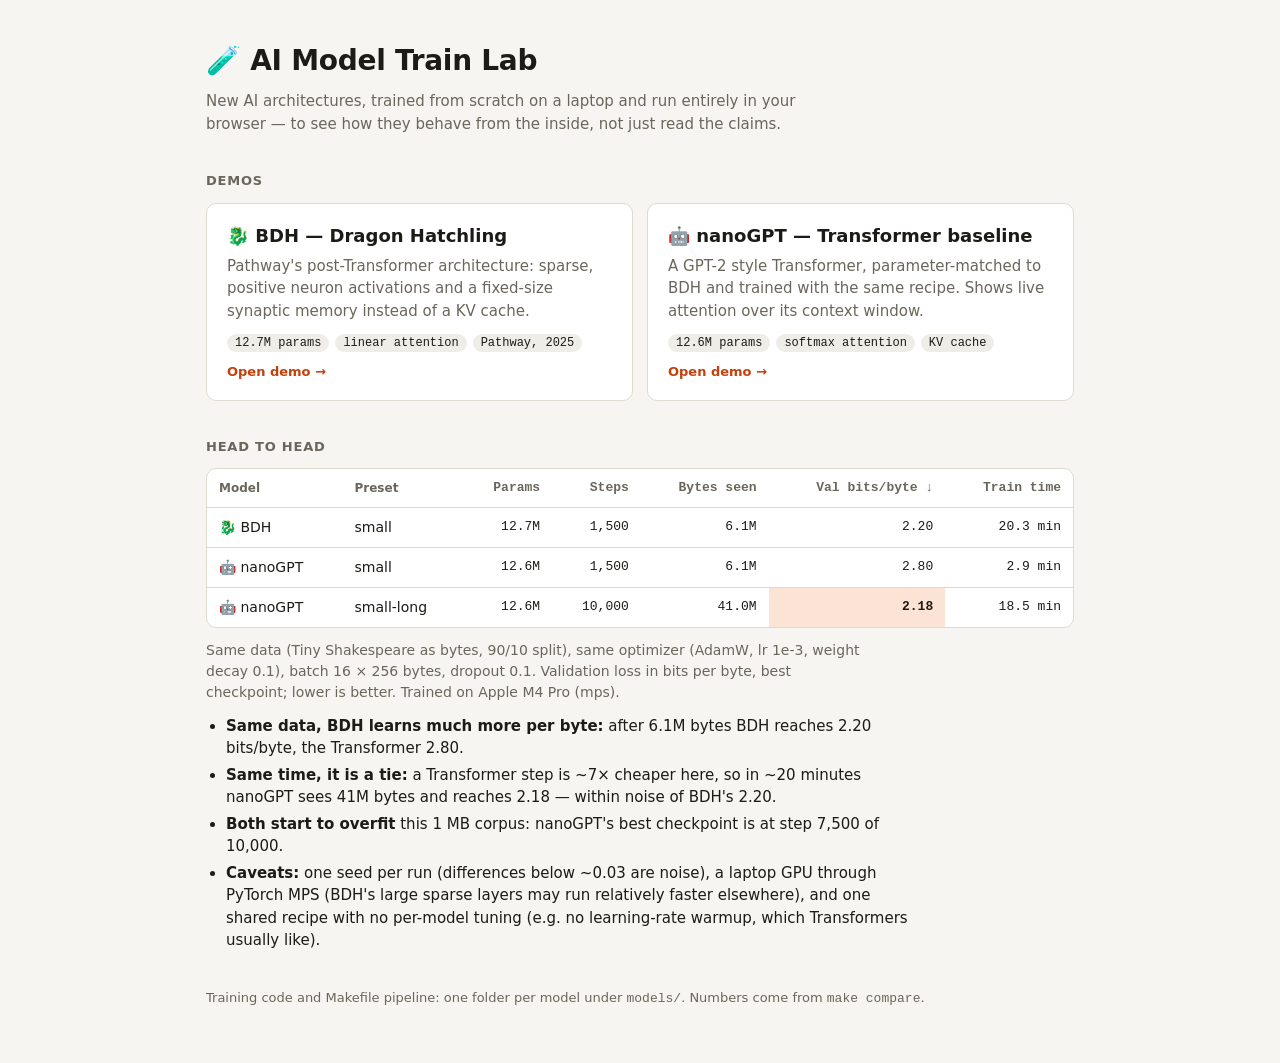
<file: web/index.html>
<!doctype html>
<html lang="en">
<head>
  <meta charset="utf-8" />
  <meta name="viewport" content="width=device-width, initial-scale=1" />
  <title>AI Model Train Lab</title>
  <meta name="description" content="Small AI models trained from scratch on a laptop and run in the browser." />
  <link rel="icon" href="data:image/svg+xml,<svg xmlns='http://www.w3.org/2000/svg' viewBox='0 0 100 100'><text y='.9em' font-size='90'>🧪</text></svg>" />
  <style>
    :root {
      --bg: #f6f5f1; --surface: #ffffff; --text: #1d1b16; --muted: #6b665b; --border: #dedad0;
      --accent: #c2410c; --tag: #efede7; --best: #fbe3d6; --radius: 10px;
      --mono: ui-monospace, "SF Mono", Menlo, Consolas, monospace;
    }
    @media (prefers-color-scheme: dark) {
      :root { --bg: #14130f; --surface: #1d1c17; --text: #ece8dd; --muted: #a29c8d; --border: #34322a; --accent: #f97316; --tag: #26241e; --best: #3a2214; }
    }
    * { box-sizing: border-box; }
    body { margin: 0; background: var(--bg); color: var(--text); font: 15px/1.5 system-ui, -apple-system, "Segoe UI", sans-serif; }
    main { max-width: 900px; margin: 0 auto; padding: 40px 16px 56px; }
    h1 { margin: 0; font-size: 28px; letter-spacing: -0.01em; }
    h2 { font-size: 13px; text-transform: uppercase; letter-spacing: 0.06em; color: var(--muted); margin: 36px 0 12px; }
    header p { margin: 8px 0 0; color: var(--muted); max-width: 64ch; }
    a { color: var(--accent); }
    .models { list-style: none; padding: 0; margin: 0; display: grid; gap: 14px; grid-template-columns: repeat(2, minmax(0, 1fr)); }
    @media (max-width: 720px) { .models { grid-template-columns: minmax(0, 1fr); } }
    .model a { display: flex; flex-direction: column; height: 100%; text-decoration: none; color: inherit; background: var(--surface); border: 1px solid var(--border); border-radius: var(--radius); padding: 18px 20px; }
    .model a:hover, .model a:focus-visible { border-color: var(--accent); outline: none; }
    .model h3 { margin: 0; font-size: 18px; }
    .model p { margin: 6px 0 12px; color: var(--muted); flex: 1; }
    .model .open { font-size: 13px; font-weight: 600; color: var(--accent); margin-top: 10px; }
    .tags { display: flex; flex-wrap: wrap; gap: 6px; padding: 0; margin: 0; }
    .tags li { list-style: none; font: 12px var(--mono); background: var(--tag); padding: 2px 8px; border-radius: 999px; }

    .table-wrap { overflow-x: auto; background: var(--surface); border: 1px solid var(--border); border-radius: var(--radius); }
    table { border-collapse: collapse; width: 100%; font-size: 14px; }
    th, td { padding: 9px 12px; text-align: left; border-bottom: 1px solid var(--border); white-space: nowrap; }
    th { font-size: 12px; color: var(--muted); font-weight: 600; }
    td.num, th.num { text-align: right; font-variant-numeric: tabular-nums; font-family: var(--mono); font-size: 13px; }
    tr:last-child td { border-bottom: none; }
    td.best { background: var(--best); font-weight: 700; }
    .note { color: var(--muted); font-size: 14px; margin: 12px 0 0; max-width: 75ch; }
    .findings { margin: 12px 0 0; padding-left: 20px; max-width: 75ch; }
    .findings li { margin: 4px 0; }
    footer { margin-top: 36px; font-size: 13px; color: var(--muted); }
  </style>
</head>
<body>
  <main>
    <header>
      <h1>🧪 AI Model Train Lab</h1>
      <p>New AI architectures, trained from scratch on a laptop and run entirely in your browser — to see how they
        behave from the inside, not just read the claims.</p>
    </header>

    <h2>Demos</h2>
    <ul class="models">
      <li class="model">
        <a href="bdh/">
          <h3>🐉 BDH — Dragon Hatchling</h3>
          <p>Pathway's post-Transformer architecture: sparse, positive neuron activations and a fixed-size synaptic
            memory instead of a KV cache.</p>
          <ul class="tags"><li>12.7M params</li><li>linear attention</li><li>Pathway, 2025</li></ul>
          <span class="open">Open demo →</span>
        </a>
      </li>
      <li class="model">
        <a href="nanogpt/">
          <h3>🤖 nanoGPT — Transformer baseline</h3>
          <p>A GPT-2 style Transformer, parameter-matched to BDH and trained with the same recipe. Shows live attention
            over its context window.</p>
          <ul class="tags"><li>12.6M params</li><li>softmax attention</li><li>KV cache</li></ul>
          <span class="open">Open demo →</span>
        </a>
      </li>
    </ul>

    <h2>Head to head</h2>
    <div class="table-wrap">
      <table aria-describedby="compare-note">
        <thead>
          <tr>
            <th>Model</th><th>Preset</th><th class="num">Params</th><th class="num">Steps</th>
            <th class="num">Bytes seen</th><th class="num">Val bits/byte ↓</th><th class="num">Train time</th>
          </tr>
        </thead>
        <tbody id="results"><tr><td colspan="7">Loading…</td></tr></tbody>
      </table>
    </div>
    <p class="note" id="compare-note">Same data (Tiny Shakespeare as bytes, 90/10 split), same optimizer (AdamW, lr 1e-3,
      weight decay 0.1), batch 16 × 256 bytes, dropout 0.1. Validation loss in bits per byte, best checkpoint; lower is
      better. Trained on <span id="hardware">a laptop</span>.</p>
    <ul class="findings">
      <li><strong>Same data, BDH learns much more per byte:</strong> after 6.1M bytes BDH reaches 2.20 bits/byte, the
        Transformer 2.80.</li>
      <li><strong>Same time, it is a tie:</strong> a Transformer step is ~7× cheaper here, so in ~20 minutes nanoGPT sees
        41M bytes and reaches 2.18 — within noise of BDH's 2.20.</li>
      <li><strong>Both start to overfit</strong> this 1 MB corpus: nanoGPT's best checkpoint is at step 7,500 of 10,000.</li>
      <li><strong>Caveats:</strong> one seed per run (differences below ~0.03 are noise), a laptop GPU through PyTorch MPS
        (BDH's large sparse layers may run relatively faster elsewhere), and one shared recipe with no per-model tuning
        (e.g. no learning-rate warmup, which Transformers usually like).</li>
    </ul>

    <footer>Training code and Makefile pipeline: one folder per model under <code>models/</code>. Numbers come from
      <code>make compare</code>.</footer>
  </main>
  <script>
    const NAMES = { bdh: "🐉 BDH", nanogpt: "🤖 nanoGPT" };
    fetch("results.json")
      .then((r) => r.json())
      .then(({ runs }) => {
        const shown = runs.filter((r) => r.preset !== "tiny");
        const best = Math.min(...shown.map((r) => r.best_val_bits_per_byte));
        const cell = (text, cls = "") => `<td class="${cls}">${text}</td>`;
        document.getElementById("results").innerHTML = shown
          .map((r) =>
            `<tr>${cell(NAMES[r.model] || r.model)}${cell(r.preset)}${cell(`${(r.params / 1e6).toFixed(1)}M`, "num")}` +
            `${cell(r.steps.toLocaleString(), "num")}${cell(`${(r.tokens / 1e6).toFixed(1)}M`, "num")}` +
            `${cell(r.best_val_bits_per_byte.toFixed(2), r.best_val_bits_per_byte === best ? "num best" : "num")}` +
            `${cell(`${r.train_minutes} min`, "num")}</tr>`)
          .join("");
        const hardware = [...new Set(shown.map((r) => r.hardware))].join(", ");
        if (hardware) document.getElementById("hardware").textContent = hardware;
      })
      .catch(() => (document.getElementById("results").innerHTML = '<tr><td colspan="7">Results not available.</td></tr>'));
  </script>
</body>
</html>
</file>
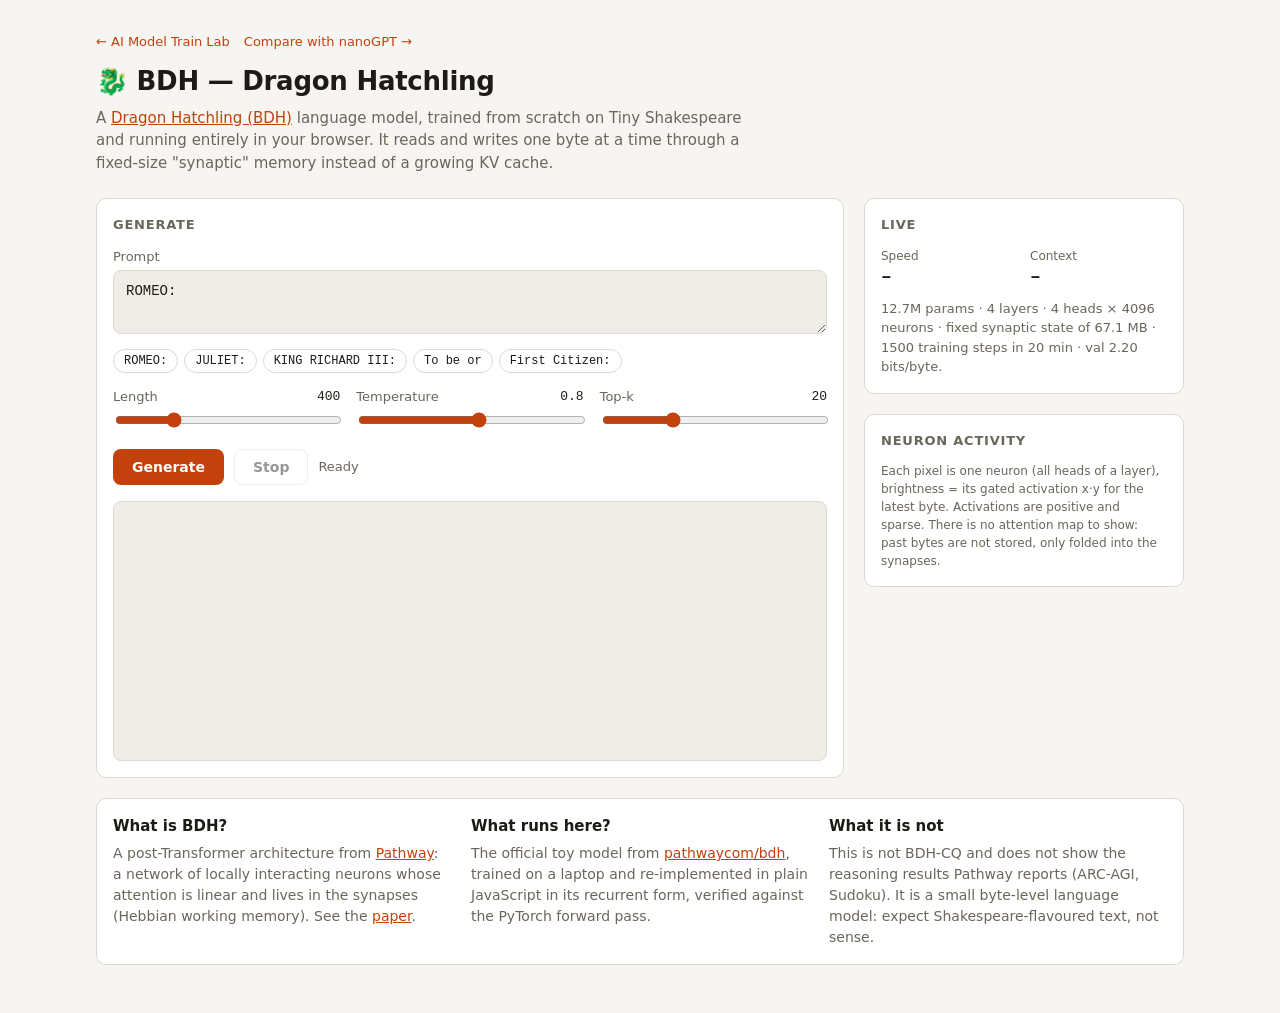
<file: web/bdh/index.html>
<!doctype html>
<html lang="en">
<head>
  <meta charset="utf-8" />
  <meta name="viewport" content="width=device-width, initial-scale=1" />
  <title>BDH Dragon Hatchling</title>
  <meta name="description" content="A Dragon Hatchling (BDH) language model trained on Tiny Shakespeare, running entirely in your browser." />
  <link rel="icon" href="data:image/svg+xml,<svg xmlns='http://www.w3.org/2000/svg' viewBox='0 0 100 100'><text y='.9em' font-size='90'>🐉</text></svg>" />
  <link rel="stylesheet" href="../common/style.css" />
</head>
<body data-core="./bdh.js">
  <main>
    <header>
      <nav><a href="../">← AI Model Train Lab</a><a href="../nanogpt/">Compare with nanoGPT →</a></nav>
      <h1>🐉 BDH — Dragon Hatchling</h1>
      <p>
        A <a href="https://github.com/pathwaycom/bdh">Dragon Hatchling (BDH)</a> language model, trained from scratch on
        Tiny Shakespeare and running entirely in your browser. It reads and writes one byte at a time through a
        fixed-size "synaptic" memory instead of a growing KV cache.
      </p>
    </header>

    <div class="layout">
      <section class="card" aria-labelledby="gen-title">
        <h2 id="gen-title">Generate</h2>
        <label for="prompt">Prompt</label>
        <textarea id="prompt" spellcheck="false">ROMEO:
</textarea>
        <div class="chips" id="chips">
          <button class="chip" data-prompt="ROMEO:&#10;">ROMEO:</button>
          <button class="chip" data-prompt="JULIET:&#10;">JULIET:</button>
          <button class="chip" data-prompt="KING RICHARD III:&#10;">KING RICHARD III:</button>
          <button class="chip" data-prompt="To be or ">To be or</button>
          <button class="chip" data-prompt="First Citizen:&#10;Before we proceed">First Citizen:</button>
        </div>
        <div class="sliders">
          <div class="slider">
            <label for="length">Length <output id="length-out">400</output></label>
            <input id="length" type="range" min="50" max="1500" step="50" value="400" />
          </div>
          <div class="slider">
            <label for="temperature">Temperature <output id="temperature-out">0.8</output></label>
            <input id="temperature" type="range" min="0" max="1.5" step="0.05" value="0.8" />
          </div>
          <div class="slider">
            <label for="topk">Top-k <output id="topk-out">20</output></label>
            <input id="topk" type="range" min="1" max="64" step="1" value="20" />
          </div>
        </div>
        <div class="actions">
          <button class="primary" id="generate" disabled>Generate</button>
          <button class="secondary" id="stop" disabled>Stop</button>
          <span class="status" id="status" role="status">Loading model…</span>
        </div>
        <div class="progress" id="progress" aria-hidden="true"><div></div></div>
        <pre class="output" id="output" aria-live="off"></pre>
      </section>

      <aside class="side">
        <section class="card" aria-labelledby="stats-title">
          <h2 id="stats-title">Live</h2>
          <dl class="stats" id="stats">
            <div><dt>Speed</dt><dd id="speed">–</dd></div>
            <div><dt>Context</dt><dd id="position">–</dd></div>
          </dl>
          <p class="meta" id="meta"></p>
        </section>
        <section class="card" aria-labelledby="viz-title">
          <h2 id="viz-title">Neuron activity</h2>
          <div id="viz"></div>
          <p class="hint">Each pixel is one neuron (all heads of a layer), brightness = its gated activation x·y for the
            latest byte. Activations are positive and sparse. There is no attention map to show: past bytes are not
            stored, only folded into the synapses.</p>
        </section>
      </aside>
    </div>

    <section class="about card">
      <div>
        <h3>What is BDH?</h3>
        <p>A post-Transformer architecture from <a href="https://pathway.com/">Pathway</a>: a network of locally
          interacting neurons whose attention is linear and lives in the synapses (Hebbian working memory). See the
          <a href="https://arxiv.org/abs/2509.26507">paper</a>.</p>
      </div>
      <div>
        <h3>What runs here?</h3>
        <p>The official toy model from <a href="https://github.com/pathwaycom/bdh">pathwaycom/bdh</a>, trained on a laptop
          and re-implemented in plain JavaScript in its recurrent form, verified against the PyTorch forward pass.</p>
      </div>
      <div>
        <h3>What it is not</h3>
        <p>This is not BDH-CQ and does not show the reasoning results Pathway reports (ARC-AGI, Sudoku). It is a small
          byte-level language model: expect Shakespeare-flavoured text, not sense.</p>
      </div>
    </section>
  </main>
  <script type="module" src="../common/app.js"></script>
</body>
</html>
</file>
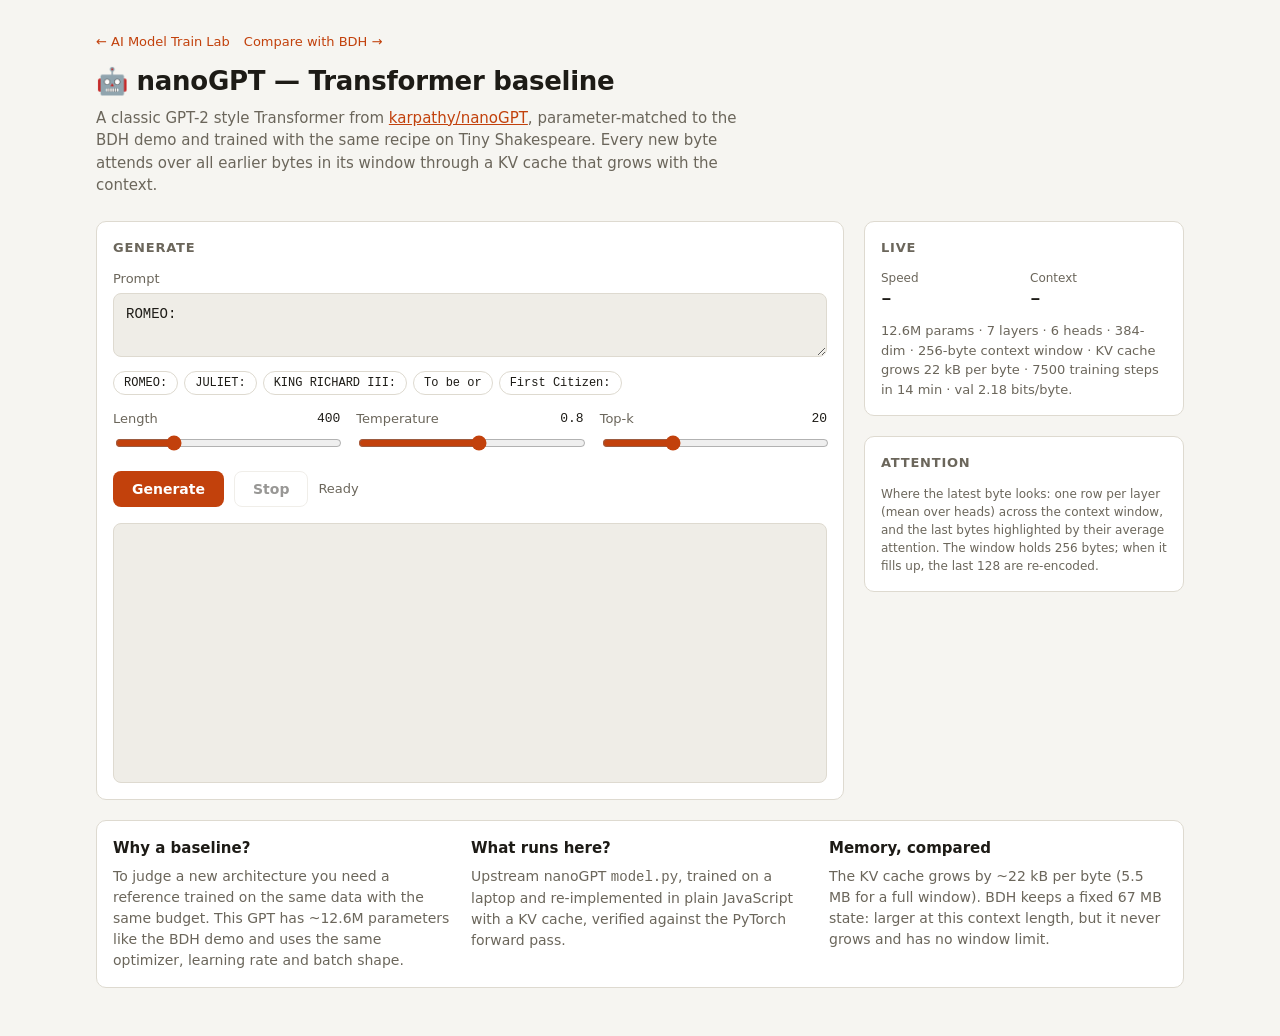
<file: web/nanogpt/index.html>
<!doctype html>
<html lang="en">
<head>
  <meta charset="utf-8" />
  <meta name="viewport" content="width=device-width, initial-scale=1" />
  <title>nanoGPT Transformer</title>
  <meta name="description" content="A nanoGPT Transformer trained on Tiny Shakespeare, running entirely in your browser: the baseline for BDH." />
  <link rel="icon" href="data:image/svg+xml,<svg xmlns='http://www.w3.org/2000/svg' viewBox='0 0 100 100'><text y='.9em' font-size='90'>🤖</text></svg>" />
  <link rel="stylesheet" href="../common/style.css" />
</head>
<body data-core="./gpt.js">
  <main>
    <header>
      <nav><a href="../">← AI Model Train Lab</a><a href="../bdh/">Compare with BDH →</a></nav>
      <h1>🤖 nanoGPT — Transformer baseline</h1>
      <p>
        A classic GPT-2 style Transformer from <a href="https://github.com/karpathy/nanoGPT">karpathy/nanoGPT</a>,
        parameter-matched to the BDH demo and trained with the same recipe on Tiny Shakespeare. Every new byte attends
        over all earlier bytes in its window through a KV cache that grows with the context.
      </p>
    </header>

    <div class="layout">
      <section class="card" aria-labelledby="gen-title">
        <h2 id="gen-title">Generate</h2>
        <label for="prompt">Prompt</label>
        <textarea id="prompt" spellcheck="false">ROMEO:
</textarea>
        <div class="chips" id="chips">
          <button class="chip" data-prompt="ROMEO:&#10;">ROMEO:</button>
          <button class="chip" data-prompt="JULIET:&#10;">JULIET:</button>
          <button class="chip" data-prompt="KING RICHARD III:&#10;">KING RICHARD III:</button>
          <button class="chip" data-prompt="To be or ">To be or</button>
          <button class="chip" data-prompt="First Citizen:&#10;Before we proceed">First Citizen:</button>
        </div>
        <div class="sliders">
          <div class="slider">
            <label for="length">Length <output id="length-out">400</output></label>
            <input id="length" type="range" min="50" max="1500" step="50" value="400" />
          </div>
          <div class="slider">
            <label for="temperature">Temperature <output id="temperature-out">0.8</output></label>
            <input id="temperature" type="range" min="0" max="1.5" step="0.05" value="0.8" />
          </div>
          <div class="slider">
            <label for="topk">Top-k <output id="topk-out">20</output></label>
            <input id="topk" type="range" min="1" max="64" step="1" value="20" />
          </div>
        </div>
        <div class="actions">
          <button class="primary" id="generate" disabled>Generate</button>
          <button class="secondary" id="stop" disabled>Stop</button>
          <span class="status" id="status" role="status">Loading model…</span>
        </div>
        <div class="progress" id="progress" aria-hidden="true"><div></div></div>
        <pre class="output" id="output" aria-live="off"></pre>
      </section>

      <aside class="side">
        <section class="card" aria-labelledby="stats-title">
          <h2 id="stats-title">Live</h2>
          <dl class="stats" id="stats">
            <div><dt>Speed</dt><dd id="speed">–</dd></div>
            <div><dt>Context</dt><dd id="position">–</dd></div>
          </dl>
          <p class="meta" id="meta"></p>
        </section>
        <section class="card" aria-labelledby="viz-title">
          <h2 id="viz-title">Attention</h2>
          <div id="viz"></div>
          <p class="hint">Where the latest byte looks: one row per layer (mean over heads) across the context window, and
            the last bytes highlighted by their average attention. The window holds 256 bytes; when it fills up, the
            last 128 are re-encoded.</p>
        </section>
      </aside>
    </div>

    <section class="about card">
      <div>
        <h3>Why a baseline?</h3>
        <p>To judge a new architecture you need a reference trained on the same data with the same budget. This GPT has
          ~12.6M parameters like the BDH demo and uses the same optimizer, learning rate and batch shape.</p>
      </div>
      <div>
        <h3>What runs here?</h3>
        <p>Upstream nanoGPT <code>model.py</code>, trained on a laptop and re-implemented in plain JavaScript with a KV
          cache, verified against the PyTorch forward pass.</p>
      </div>
      <div>
        <h3>Memory, compared</h3>
        <p>The KV cache grows by ~22 kB per byte (5.5 MB for a full window). BDH keeps a fixed 67 MB state: larger at
          this context length, but it never grows and has no window limit.</p>
      </div>
    </section>
  </main>
  <script type="module" src="../common/app.js"></script>
</body>
</html>
</file>
<file: web/common/style.css>
:root {
  --bg: #f6f5f1;
  --surface: #ffffff;
  --surface-2: #efede7;
  --text: #1d1b16;
  --muted: #6b665b;
  --border: #dedad0;
  --accent: #c2410c;
  --accent-text: #ffffff;
  --accent-soft: #fbe3d6;
  --heat-bg: #f1eee6;
  --radius: 10px;
  --mono: ui-monospace, "SF Mono", Menlo, Consolas, monospace;
}
@media (prefers-color-scheme: dark) {
  :root {
    --bg: #14130f;
    --surface: #1d1c17;
    --surface-2: #26241e;
    --text: #ece8dd;
    --muted: #a29c8d;
    --border: #34322a;
    --accent: #f97316;
    --accent-text: #1a0e05;
    --accent-soft: #3a2214;
    --heat-bg: #100f0c;
  }
}
* { box-sizing: border-box; }
body {
  margin: 0;
  background: var(--bg);
  color: var(--text);
  font: 15px/1.5 system-ui, -apple-system, "Segoe UI", sans-serif;
}
main { max-width: 1120px; margin: 0 auto; padding: 32px 16px 48px; }
header h1 { margin: 0; font-size: 26px; letter-spacing: -0.01em; }
header .back { display: inline-block; font-size: 13px; margin-bottom: 10px; text-decoration: none; }
header p { margin: 6px 0 0; color: var(--muted); max-width: 70ch; }
a { color: var(--accent); }

.layout { display: grid; grid-template-columns: minmax(0, 1fr) 320px; gap: 20px; margin-top: 24px; }
@media (max-width: 860px) { .layout { grid-template-columns: minmax(0, 1fr); } }

.card { background: var(--surface); border: 1px solid var(--border); border-radius: var(--radius); padding: 16px; }
.card h2 { margin: 0 0 12px; font-size: 13px; text-transform: uppercase; letter-spacing: 0.06em; color: var(--muted); font-weight: 600; }

label { display: block; font-size: 13px; color: var(--muted); margin-bottom: 4px; }
textarea {
  width: 100%; min-height: 64px; resize: vertical; padding: 10px 12px;
  font: 14px/1.45 var(--mono); color: var(--text); background: var(--surface-2);
  border: 1px solid var(--border); border-radius: 8px;
}
textarea:focus-visible, button:focus-visible, input:focus-visible { outline: 2px solid var(--accent); outline-offset: 2px; }

.chips { display: flex; flex-wrap: wrap; gap: 6px; margin: 8px 0 14px; }
.chip {
  font: 12px var(--mono); padding: 4px 10px; border-radius: 999px; cursor: pointer;
  border: 1px solid var(--border); background: transparent; color: var(--text);
}
.chip:hover { border-color: var(--accent); }

.sliders { display: grid; grid-template-columns: repeat(3, minmax(0, 1fr)); gap: 16px; }
@media (max-width: 520px) { .sliders { grid-template-columns: minmax(0, 1fr); } }
.slider label { display: flex; justify-content: space-between; }
.slider output { font-family: var(--mono); color: var(--text); }
input[type="range"] { width: 100%; accent-color: var(--accent); }

.actions { display: flex; gap: 10px; align-items: center; margin-top: 14px; flex-wrap: wrap; }
button.primary, button.secondary {
  font: 600 14px system-ui, sans-serif; padding: 9px 18px; border-radius: 8px; cursor: pointer; border: 1px solid transparent;
}
button.primary { background: var(--accent); color: var(--accent-text); }
button.secondary { background: transparent; color: var(--text); border-color: var(--border); }
button:disabled { opacity: 0.45; cursor: not-allowed; }
.status { font-size: 13px; color: var(--muted); }

.progress { height: 4px; background: var(--surface-2); border-radius: 2px; overflow: hidden; margin-top: 10px; }
.progress > div { height: 100%; width: 0; background: var(--accent); transition: width 0.15s; }

.output {
  margin: 16px 0 0; min-height: 260px; max-height: 480px; overflow: auto; white-space: pre-wrap; word-break: break-word;
  font: 14px/1.55 var(--mono); background: var(--surface-2); border-radius: 8px; padding: 14px; border: 1px solid var(--border);
}
.output .prompt { color: var(--muted); }
.output .cursor { display: inline-block; width: 0.55em; height: 1.1em; vertical-align: text-bottom; background: var(--accent); animation: blink 1s steps(2) infinite; }
@keyframes blink { 50% { opacity: 0; } }
@media (prefers-reduced-motion: reduce) { .output .cursor { animation: none; } }

.side { display: flex; flex-direction: column; gap: 20px; }
.stats { display: grid; grid-template-columns: 1fr 1fr; gap: 12px; margin: 0; }
.stats div { min-width: 0; }
.stats dt { font-size: 12px; color: var(--muted); }
.stats dd { margin: 2px 0 0; font: 600 18px var(--mono); font-variant-numeric: tabular-nums; }
.meta { font-size: 13px; color: var(--muted); margin: 12px 0 0; }

.layers { display: grid; grid-template-columns: 1fr 1fr; gap: 12px; }
.layer canvas { width: 100%; aspect-ratio: 1; image-rendering: pixelated; border-radius: 6px; background: var(--heat-bg); display: block; }
.layer figcaption { font-size: 12px; color: var(--muted); margin-top: 4px; display: flex; justify-content: space-between; }
.layer figcaption span:last-child { font-family: var(--mono); color: var(--text); }
figure { margin: 0; }
.hint { font-size: 12px; color: var(--muted); margin: 10px 0 0; }

.about { margin-top: 20px; display: grid; grid-template-columns: repeat(3, minmax(0, 1fr)); gap: 20px; }
@media (max-width: 860px) { .about { grid-template-columns: minmax(0, 1fr); } }
.about h3 { margin: 0 0 6px; font-size: 15px; }
.about p { margin: 0; color: var(--muted); font-size: 14px; }

header nav { display: flex; gap: 14px; flex-wrap: wrap; font-size: 13px; margin-bottom: 10px; }
header nav a { text-decoration: none; }

.attn-rows { display: grid; gap: 3px; }
.attn-row { display: grid; grid-template-columns: 26px minmax(0, 1fr); align-items: center; gap: 6px; }
.attn-row span { font: 11px var(--mono); color: var(--muted); }
.attn-row canvas { width: 100%; height: 12px; image-rendering: pixelated; background: var(--heat-bg); border-radius: 3px; display: block; }
.attn-axis { display: flex; justify-content: space-between; font-size: 11px; color: var(--muted); margin: 4px 0 0 32px; }
.attended { font: 13px/1.7 var(--mono); margin: 12px 0 0; word-break: break-all; }
.attended span { border-radius: 2px; }
</file>
